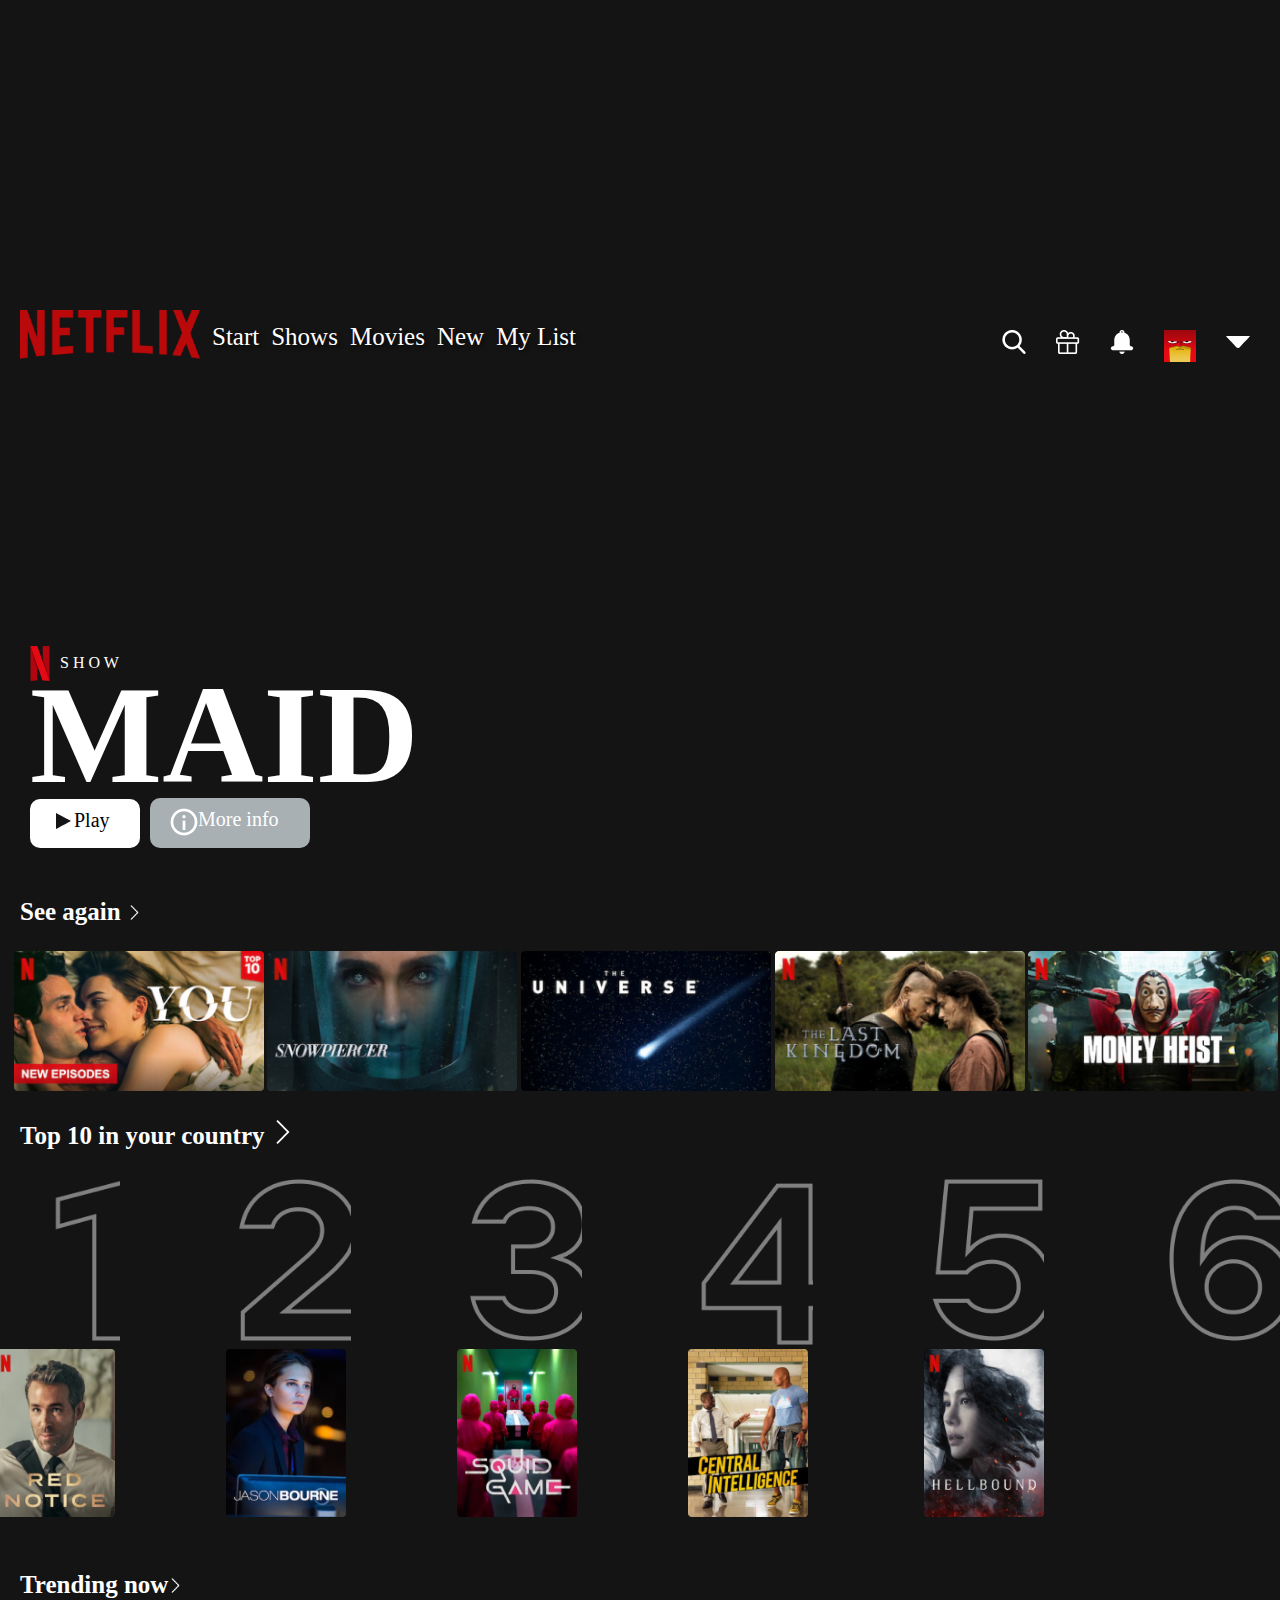
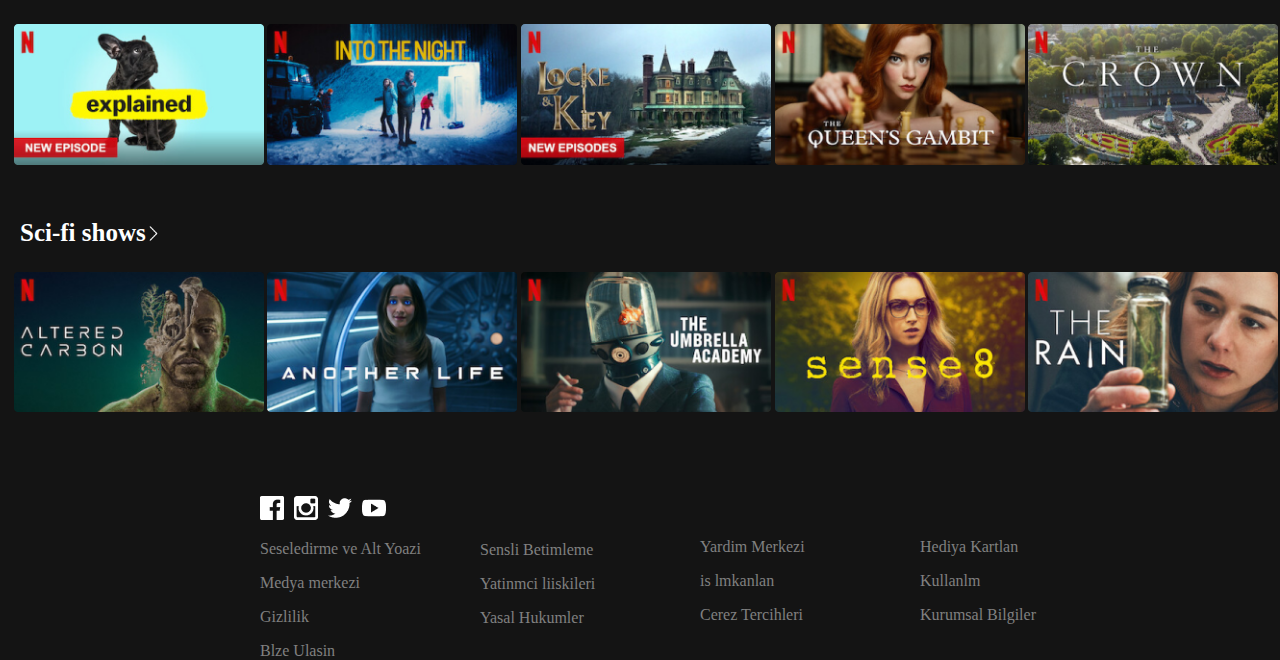
<file: HTML/Netflix/index.html>
<!DOCTYPE html>
<html lang="en">

<head>
    <meta charset="UTF-8">
    <meta name="viewport" content="width=device-width, initial-scale=1.0">
    <title>Netflix</title>
    <style>
        body {
            width: 100%;
            background-color: #141414;
            margin: 0;
            padding: 0;
        }

        .backgroundimg {
            background-image: url(https://github.com/PatelNeelMahesh/frontend_tasks/blob/main/11.netflix-clone/assets/Title-Image.png?raw=true);
            height: 110vh;
            width: 98.7vw;
        }

        .logo {
            width: 180px;
        }

        .nevbar {
            color: white;
            display: flex;
            margin-left: 20px;
            align-items: center;
            margin-top: -680px;
            font-size: 25px;
        }

        .nevele {
            margin-left: 12px;
            text-shadow: 2px 2px 4px rgba(0, 0, 0, 0.7);
            color: white;
        }

        .nevbarside {
            display: flex;
            justify-content: end;
            margin-left: 10px;
        }

        .nevbarsideele {
            margin-right: 30px;
            margin-top: -35px;
        }

        .symbol {
            width: 20px;
        }

        .frontshow {
            color: white;
            display: flex;
            align-items: center;
            margin-left: 30px;
            margin-top: 280px;
        }

        .maidtext {
            color: white;
            margin-left: 30px;
            font-size: 70px;
            margin-top: -120px;
        }

        .play {
            display: flex;
            align-content: center;
            background-color: white;
            width: 70px;
            margin-left: 30px;
            margin-top: -110px;
            font-size: 20px;
            padding: 10px;
            padding-left: 20px;
            padding-right: 20px;
            border-radius: 10px;
        }

        .moreinfo {
            font-size: 20px;
            background-color: #A8B0B4;
            width: 120px;
            color: white;
            margin-left: 150px;
            height: 30px;
            margin-top: -50px;
            align-content: center;
            border-radius: 10px;
            display: flex;
            padding: 10px;
            padding-left: 20px;
            padding-right: 20px;
        }

        .maingrid {
            color: white;
            margin-top: 50px;
        }

        .grid1 {
            display: flex;
            justify-content: space-around;
            margin-left: 12px;
        }

        .firstrow {
            width: 250px;
        }

        .h3grid {
            margin-left: 20px;
            font-size: 25px;
        }

        .maingrid2 {
            color: white;
        }

        .grid2 {
            display: flex;
            justify-content: space-around;
        }
        .socialmidia{
            display: flex;
            margin-top: 80px;
            margin-left: 250px;
        }
        .socialele{
            margin-left: 10px;
        }
        .foot1{
            color: gray;
            margin-left: 260px;
        }
        .foot2{
            color: gray;
            margin-left: 480px;
            margin-top: -135px;
        }
        .foot3{
            color: gray;
            margin-left: 700px;
            margin-top: -105px;
        }
        .foot4{
            color: gray;
            margin-left: 920px;
            margin-top: -102px;
        }
    </style>
</head>

<body>
    <div class="backgroundimg"></div>
    <div class="nevbar">
        <div><img class="logo" src="NetflixLogoSvg.png" alt=""></div>
        <div class="nevele">Start</div>
        <div class="nevele">Shows</div>
        <div class="nevele">Movies</div>
        <div class="nevele">New</div>
        <div class="nevele">My List</div>
    </div>
    <div class="nevbarside">
        <div class="nevbarsideele"><img src="Search.png" alt=""></div>
        <div class="nevbarsideele"><img src="GiftBox.png" alt=""></div>
        <div class="nevbarsideele"><img src="NotificationBell.png" alt=""></div>
        <div class="nevbarsideele"><img src="ProfileIMG.png" alt=""></div>
        <div class="nevbarsideele"><img src="DownArrow.png" alt=""></div>
    </div>
    <div class="frontshow"><img class="symbol" src="Netflix_Symbol_RGB 1.png" alt="">
        <div style="margin-left: 10px; font: 25px;">S H O W</div>
    </div>
    <div class="maidtext">
        <h1>MAID</h1>
    </div>
    <div class="play">
        <div><img src="Play.png" alt=""></div>
        <div>Play</div>
    </div>
    <div class="moreinfo">
        <div><img src="Vector.png" alt=""></div>
        <div>More info</div>
    </div>
    <div class="maingrid">
        <h3 class="h3grid">See again <img src="ArrowRight.png" alt="" style="height: 15px;"></h3>
        <div class="grid1">
            <div><img class="firstrow" src="section 1.1.png" alt=""></div>
            <div><img class="firstrow" src="section 1.2.png" alt=""></div>
            <div><img class="firstrow" src="section 1.3.png" alt=""></div>
            <div><img class="firstrow" src="section 1.4.png" alt=""></div>
            <div><img class="firstrow" src="section 1.5.png" alt=""></div>
        </div>
    </div>
    <div class="maingrid2">
        <h3 class="h3grid">Top 10 in your country <img src="ArrowRight.png" alt=""></h3>
        <div class="grid2">
            <div><img src="Rank - 01.png" alt="" style="height: 170px; "><img src="section 2.1.png" alt=""
                    style="height: 168px; margin-left: -5px;"></div>
            <div><img src="Rank - 02.png" alt="" style="height: 170px;"><img src="section 2.2.png" alt=""
                    style="height: 168px; margin-left: -5px;"></div>
            <div><img src="Rank - 03.png" alt="" style="height: 170px;"><img src="section 2.3.png" alt=""
                    style="height: 168px; margin-left: -5px;"></div>
            <div><img src="Rank - 04.png" alt="" style="height: 170px;"><img src="section 2.4.png" alt=""
                    style="height: 168px; margin-left: -5px;"></div>
            <div><img src="Rank - 05.png" alt="" style="height: 170px;"><img src="section 2.5.png" alt=""
                    style="height: 168px;"></div>
            <div><img src="Rank - 06.png" alt="" style="height: 170px;"></div>
        </div>
    </div>
    <div class="maingrid">
        <h3 class="h3grid">Trending now<img src="ArrowRight.png" alt="" style="height: 15px;"></h3>
        <div class="grid1">
            <div><img class="firstrow" src="section 3.1.png" alt=""></div>
            <div><img class="firstrow" src="section 3.2.png" alt=""></div>
            <div><img class="firstrow" src="section 3.3.png" alt=""></div>
            <div><img class="firstrow" src="section 3.4.png" alt=""></div>
            <div><img class="firstrow" src="section 3.5.png" alt=""></div>
        </div>
    </div>
    <div class="maingrid">
        <h3 class="h3grid">Sci-fi shows<img src="ArrowRight.png" alt="" style="height: 15px;"></h3>
        <div class="grid1">
            <div><img class="firstrow" src="section 4.1.png" alt=""></div>
            <div><img class="firstrow" src="section 4.2.png" alt=""></div>
            <div><img class="firstrow" src="section 4.3.png" alt=""></div>
            <div><img class="firstrow" src="section 4.4.png" alt=""></div>
            <div><img class="firstrow" src="section 4.5.png" alt=""></div>
        </div>
    </div>
    <div class="socialmidia">
        <div class="socialele"><img src="facebook.png" alt=""></div>
        <div class="socialele"><img src="instagram.png" alt=""></div>
        <div class="socialele"><img src="twitter.png" alt=""></div>
        <div class="socialele"><img src="youtube.png" alt=""></div>
    </div>
    <div class="foot1">
        <p>Seseledirme ve Alt Yoazi</p>
        <p>Medya merkezi</p>
        <p>Gizlilik</p>
        <p>Blze Ulasin</p>
    </div>
    <div class="foot2">
        <p>Sensli Betimleme</p>
        <p>Yatinmci liiskileri</p>
        <p>Yasal Hukumler</p>
    </div>
    <div class="foot3">
        <p>Yardim Merkezi</p>
        <p>is lmkanlan</p>
        <p>Cerez Tercihleri</p>

    </div>
    <div class="foot4">
        <p>Hediya Kartlan</p>
        <p>Kullanlm</p>
        <p>Kurumsal Bilgiler</p>

    </div>
</body>

</html>
</file>
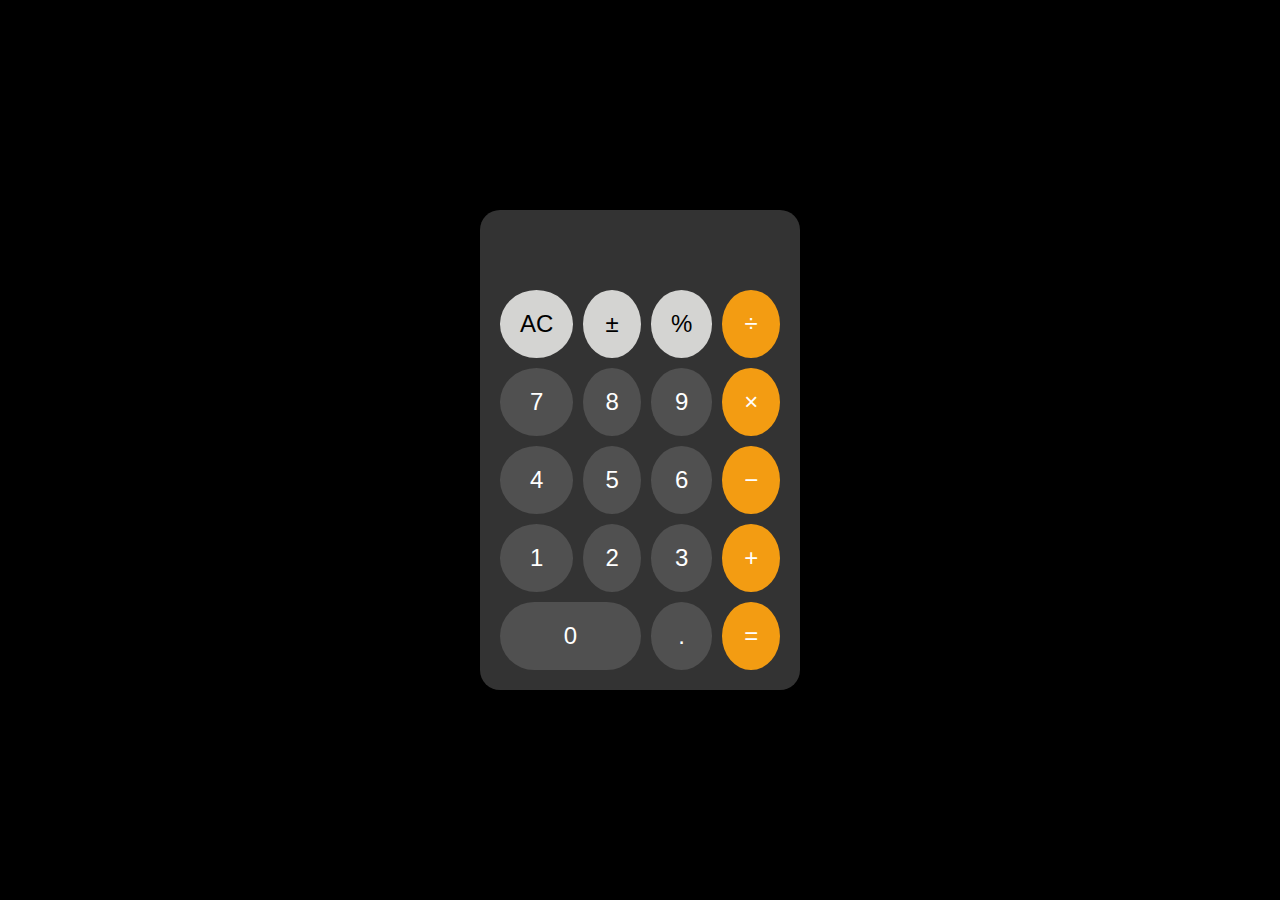
<file: HTML/Calculator/Calculator.html>
<!DOCTYPE html>
<html lang="en">
<head>
    <meta charset="UTF-8">
    <meta name="viewport" content="width=device-width, initial-scale=1.0">
    <title>calculator</title>
    <link rel="stylesheet" href="style.css">
</head>
<body>
    <div class="calculator">
        <div class="display"></div>
        <div class="buttons">
            <button class="btn grey">AC</button>
            <button class="btn grey">±</button>
            <button class="btn grey">%</button>
            <button class="btn orange">÷</button>
            
            <button class="btn">7</button>
            <button class="btn">8</button>
            <button class="btn">9</button>
            <button class="btn orange">×</button>
            
            <button class="btn">4</button>
            <button class="btn">5</button>
            <button class="btn">6</button>
            <button class="btn orange">−</button>
            
            <button class="btn">1</button>
            <button class="btn">2</button>
            <button class="btn">3</button>
            <button class="btn orange">+</button>
            
            <button class="btn wide">0</button>
            <button class="btn">.</button>
            <button class="btn orange">=</button>
        </div>
    </div>
</body>
</html>
</file>
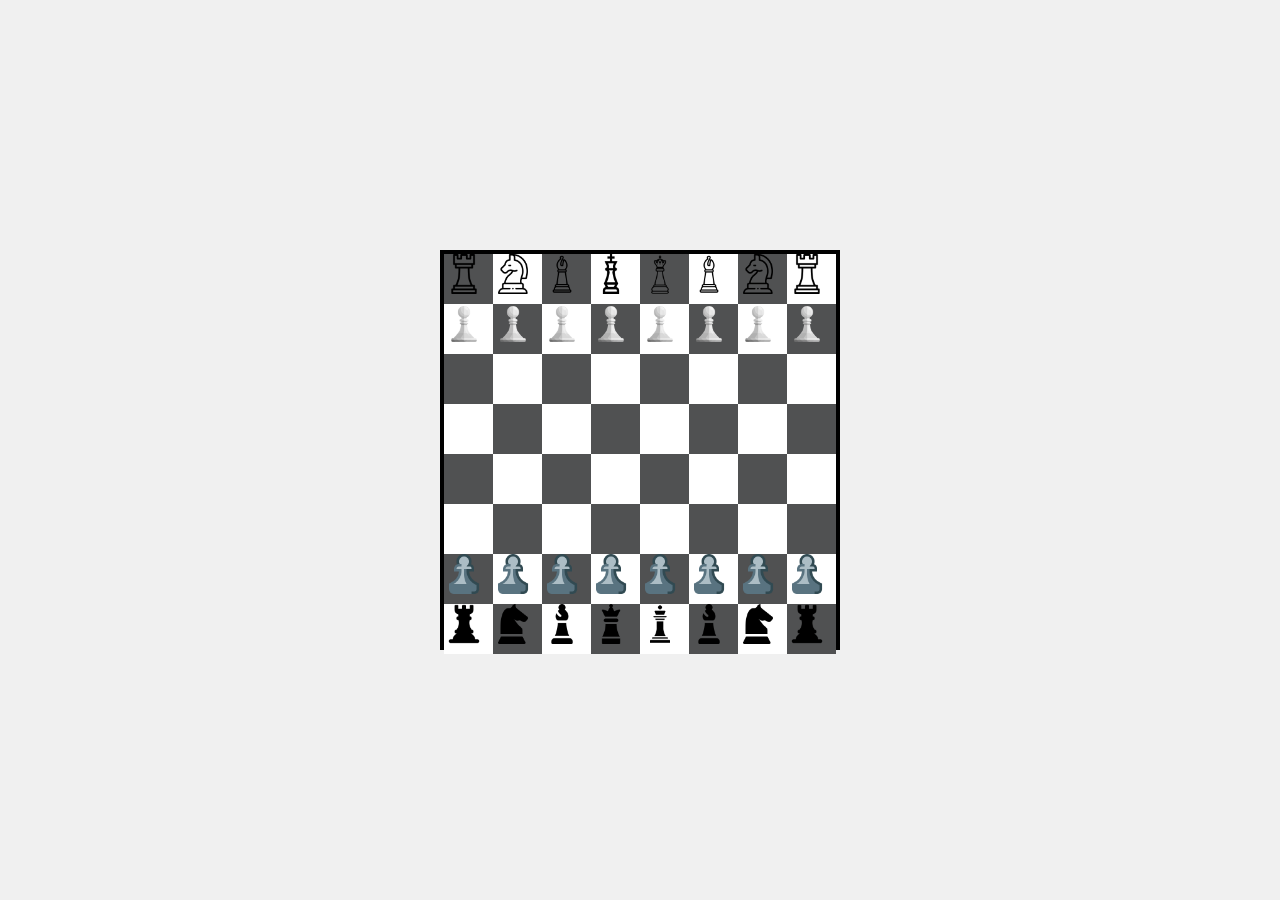
<file: HTML/chess/CHESS.html>
<!DOCTYPE html>
<html lang="en">
<head>
  <style>
    * {
    margin: 0;
    padding: 0;
    box-sizing: border-box;
    font-size: large;
  }
  
  body {
    font-size: large;
    display: flex;
    justify-content: center;
    align-items: center;
    height: 100vh;
    background-color: #f0f0f0;
  }
  
  .chessboard {
    font-size: large;
    display: flex;
    flex-direction: column;
    border: 4px solid black;
    width: 400px;
    height: 400px;
  }
  
  .row {
    font-size: large;
    display: flex;
    flex: 1;
  }
  
  .square {
    flex: 1;
    width: 50px;
    height: 50px;
    font-size: large;
  }
  
  .black {
    background-color: rgb(80, 81, 82);
    font-size: large;
  }
  
  .white {
    font-size: large;
    background-color: white;
  }
img{
    height: 40px;
    width: 40px;px:
} 
  </style>
</head>
<body>
  <div class="chessboard">
    <!-- Rows -->
    <div class="row">
      <!-- Squares -->
      <div class="square black"><img src="white rook.png"></div>
      <div class="square white"><img src="white knight.png"></div>
      <div class="square black"><img src="white bishop.png"></div>
      <div class="square white"><img src="white king.png"></div>
      <div class="square black"><img src="white queen.png"></div>
      <div class="square white"><img src="white bishop.png"></div>
      <div class="square black"><img src="white knight.png"></div>
      <div class="square white"><img src="white rook.png"></div>
    </div>

    <div class="row">
      <div class="square white"><img src="computer.png"></div>
      <div class="square black"><img src="computer.png"></div>
      <div class="square white"><img src="computer.png"></div>
      <div class="square black"><img src="computer.png"></div>
      <div class="square white"><img src="computer.png"></div>
      <div class="square black"><img src="computer.png"></div>
      <div class="square white"><img src="computer.png"></div>
      <div class="square black"><img src="computer.png"></div>
    </div>

    <div class="row">
      <div class="square black"></div>
      <div class="square white"></div>
      <div class="square black"></div>
      <div class="square white"></div>
      <div class="square black"></div>
      <div class="square white"></div>
      <div class="square black"></div>
      <div class="square white"></div>
    </div>

    <div class="row">
      <div class="square white"></div>
      <div class="square black"></div>
      <div class="square white"></div>
      <div class="square black"></div>
      <div class="square white"></div>
      <div class="square black"></div>
      <div class="square white"></div>
      <div class="square black"></div>
    </div>

    <div class="row">
      <div class="square black"></div>
      <div class="square white"></div>
      <div class="square black"></div>
      <div class="square white"></div>
      <div class="square black"></div>
      <div class="square white"></div>
      <div class="square black"></div>
      <div class="square white"></div>
    </div>

    <div class="row">
      <div class="square white"></div>
      <div class="square black"></div>
      <div class="square white"></div>
      <div class="square black"></div>
      <div class="square white"></div>
      <div class="square black"></div>
      <div class="square white"></div>
      <div class="square black"></div>
    </div>

    <div class="row">
      <div class="square black"><img src="black.png"></div>
      <div class="square white"><img src="black.png"></div>
      <div class="square black"><img src="black.png"></div>
      <div class="square white"><img src="black.png"></div>
      <div class="square black"><img src="black.png"></div>
      <div class="square white"><img src="black.png"></div>
      <div class="square black"><img src="black.png"></div>
      <div class="square white"><img src="black.png"></div>
    </div>

    <div class="row">
      <div class="square white"><img src= "black hathi.png"></div>
      <div class="square black"><img src= "black knight.png"></div>
      <div class="square white"><img src= "blackbishop.png"></div>
      <div class="square black"><img src="black queen.png"></div>
      <div class="square white"><img src= "blackking.png"></div>
      <div class="square black"><img src= "blackbishop.png"></div>
      <div class="square white"><img src= "black knight.png"></div>
      <div class="square black"><img src= "black hathi.png"></div>
    </div>
  </div>
</body>
</html>
</file>
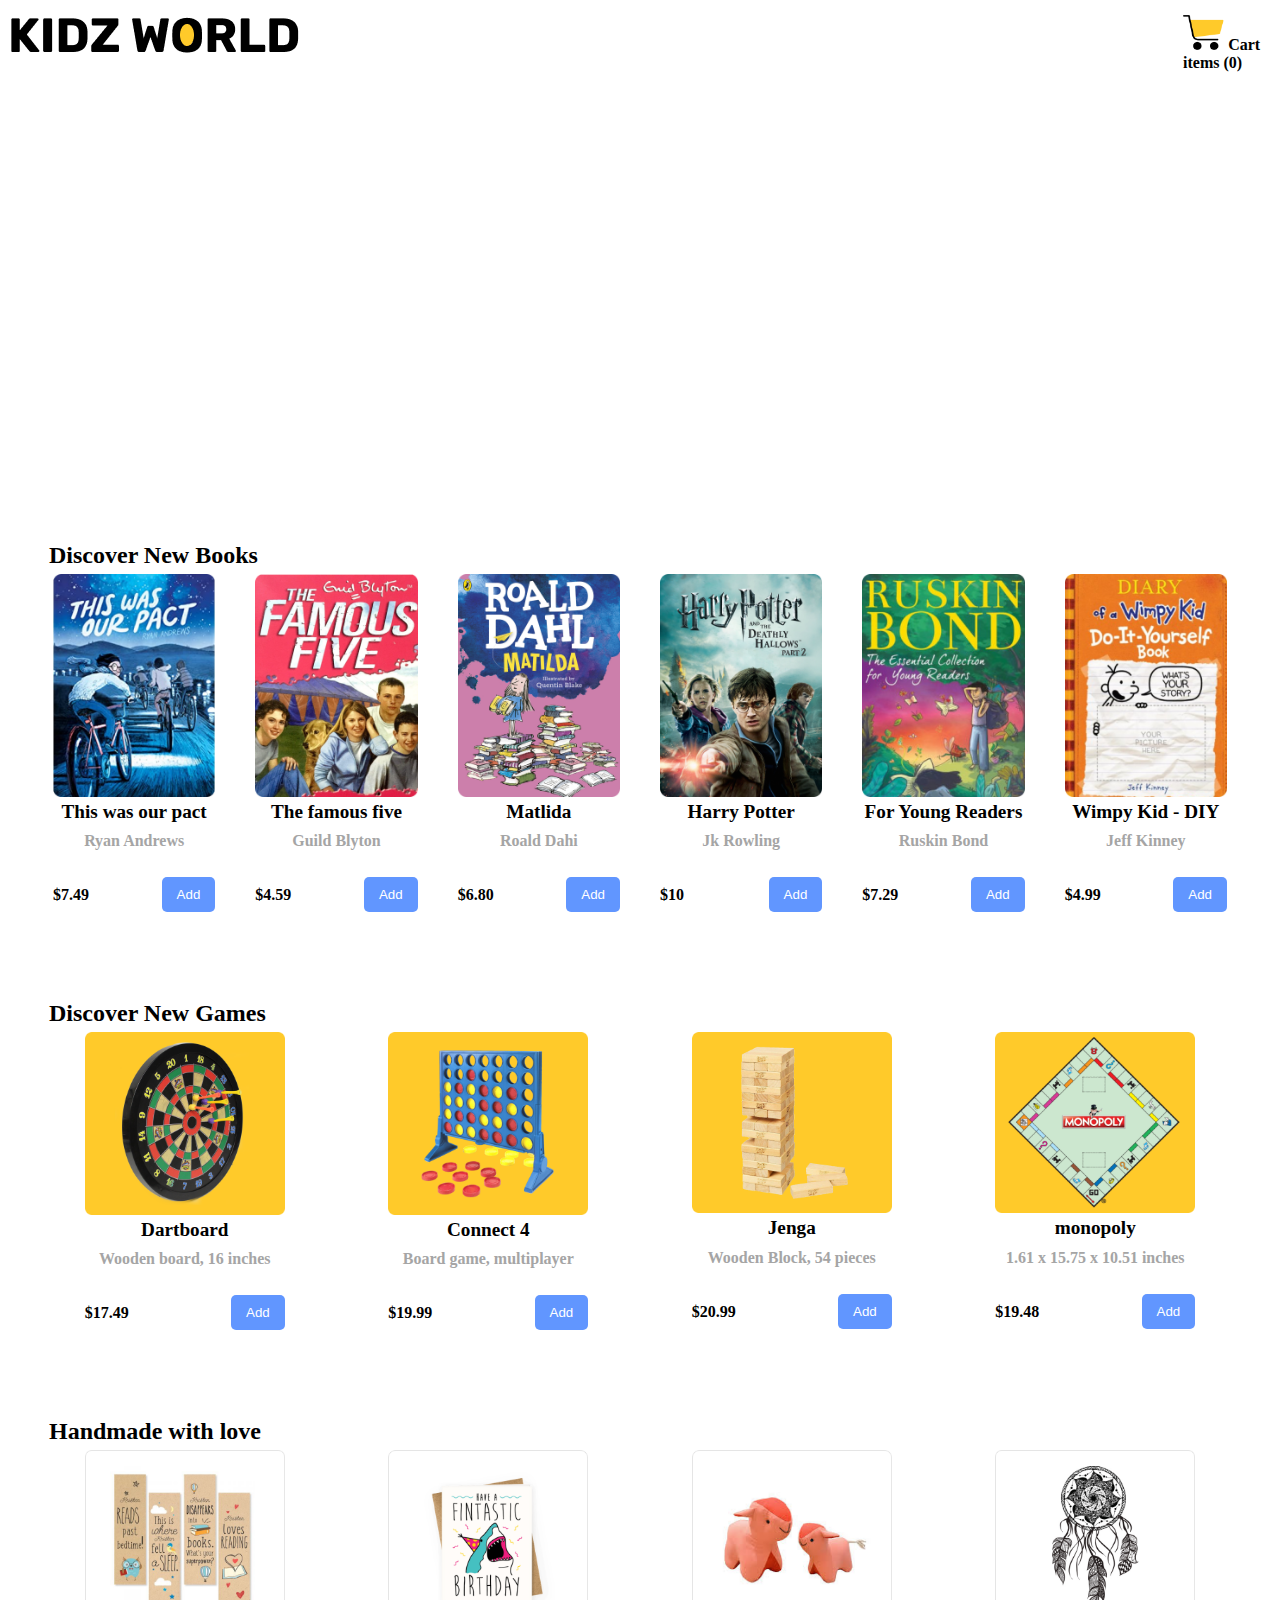
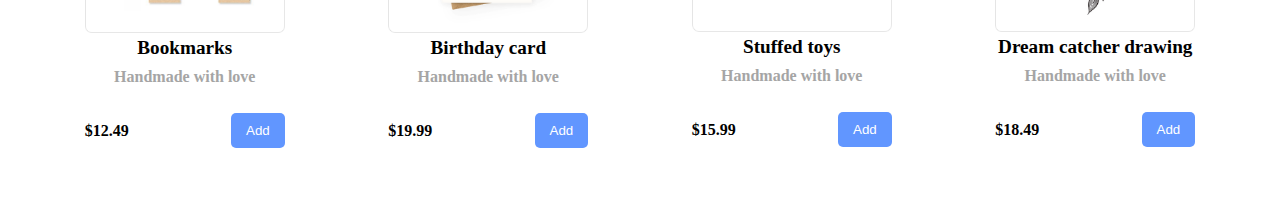
<file: HTML/kidz/kidz.html>
<!DOCTYPE html>
<html lang="en">

<head>
    <meta charset="UTF-8">
    <meta name="viewport" content="width=device-width, initial-scale=1.0">
    <link rel="stylesheet" href="styles.css">
    <title>Kidz-lol</title>
</head>

<body>
    <div class="logo1">
        <img src="kw-logo.png" alt="">
    </div>
    <div class="cart">
        <img src="cart-icon.png" alt="" height="35px">
        <b>Cart items (0)</b>
    </div>
    <div class="background-img">
        <div class="bg-img-text">
            <p>Shop.</p>
            <p>Have fun.</p>
            <p>Reapeat.</p>
        </div>
        <div class="text">
            <p>#NewAndNow</p>
        </div>
    </div>
    
    <div class="container">
        <h2>Discover New Books</h2>
        <div class="product-grid">
            <div class="product-card">
                <img class="product-image" src="book1.png" alt="Product 1">
                <h3 class="product-title">This was our pact</h3>
                <h1 class="author">Ryan Andrews</h1>
                <div class="price-and-button">
                    <p class="product-price"><b>$7.49</b></p>
                <button class="add-to-cart-button">Add</button>
                </div>
            </div>

            <div class="product-card">
                <img class="product-image" src="book2.png" alt="Product 2">
                <h3 class="product-title">The famous five</h3>
                <h1 class="author">Guild Blyton</h1>
                <div class="price-and-button">
                    <p class="product-price"> <b>$4.59</b></p>
                    <button class="add-to-cart-button">Add</button>
                </div>
                
            </div>

            <div class="product-card">
                <img class="product-image" src="book3.png" alt="Product 3">
                <h3 class="product-title">Matlida</h3>
                <h1 class="author">Roald Dahi</h1>
                <div class="price-and-button">
                 <p class="product-price"><b>$6.80</b></p>
                 <button class="add-to-cart-button">Add</button>
                </div>
            </div>

            <div class="product-card">
                <img class="product-image" src="book4.png" alt="Product 4">
                <h3 class="product-title">Harry Potter</h3>
                <h1 class="author">Jk Rowling</h1>
                <div class="price-and-button">
                    <p class="product-price"><b>$10</b></p>
                    <button class="add-to-cart-button">Add</button>
                </div>
            </div>

            <div class="product-card">
                <img class="product-image" src="book5.png" alt="Product 5">
                <h3 class="product-title">For Young Readers</h3>
                <h1 class="author">Ruskin Bond</h1>
                <div class="price-and-button">
                    <p class="product-price"><b>$7.29</b></p>
                    <button class="add-to-cart-button">Add</button>
                </div>
            </div>

            <div class="product-card">
                <img class="product-image" src="book6.png" alt="Product 6">
                <h3 class="product-title">Wimpy Kid - DIY</h3>
                <h1 class="author">Jeff Kinney</h1>
                <div class="price-and-button">
                    <p class="product-price"><b>$4.99</b></p>
                    <button class="add-to-cart-button">Add</button>
                </div>
                
            </div>
        </div><br><br>



        <h2>Discover New Games</h2>
        <div class="product-grid">
            <div class="product-card">
                <img class="product-image" src="dart-board.png" alt="Product 1">
                <h3 class="product-title">Dartboard</h3>
                <h1 class="author">Wooden board, 16 inches</h1>
                <div class="price-and-button">
                    <p class="product-price"><b>$17.49</b></p>
                <button class="add-to-cart-button">Add</button>
                </div>
            </div>

            <div class="product-card">
                <img class="product-image" src="connect-four.png" alt="Product 2">
                <h3 class="product-title">Connect 4</h3>
                <h1 class="author">Board game, multiplayer</h1>
                <div class="price-and-button">
                    <p class="product-price"> <b>$19.99</b></p>
                    <button class="add-to-cart-button">Add</button>
                </div>
                
            </div>

            <div class="product-card">
                <img class="product-image" src="jenga.png" alt="Product 3">
                <h3 class="product-title">Jenga</h3>
                <h1 class="author">Wooden Block, 54 pieces</h1>
                <div class="price-and-button">
                 <p class="product-price"><b>$20.99</b></p>
                 <button class="add-to-cart-button">Add</button>
                </div>
            </div>

            <div class="product-card">
                <img class="product-image" src="monopoly.png" alt="Product 4">
                <h3 class="product-title">monopoly</h3>
                <h1 class="author">1.61 x 15.75 x 10.51 inches</h1>
                <div class="price-and-button">
                    <p class="product-price"><b>$19.48</b></p>
                    <button class="add-to-cart-button">Add</button>
                </div>
            </div>
        </div> <br><br>

        <h2>Handmade with love</h2>
        <div class="product-grid">
            <div class="product-card">
                <img class="product-image" src="bookmarks.png" alt="Product 1">
                <h3 class="product-title">Bookmarks</h3>
                <h1 class="author">Handmade with love</h1>
                <div class="price-and-button">
                    <p class="product-price"><b>$12.49</b></p>
                <button class="add-to-cart-button">Add</button>
                </div>
            </div>

            <div class="product-card">
                <img class="product-image" src="birthday-card.png" alt="Product 2">
                <h3 class="product-title">Birthday card</h3>
                <h1 class="author">Handmade with love</h1>
                <div class="price-and-button">
                    <p class="product-price"> <b>$19.99</b></p>
                    <button class="add-to-cart-button">Add</button>
                </div>
                
            </div>

            <div class="product-card">
                <img class="product-image" src="stuffed-toy.png" alt="Product 3">
                <h3 class="product-title">Stuffed toys</h3>
                <h1 class="author">Handmade with love</h1>
                <div class="price-and-button">
                 <p class="product-price"><b>$15.99</b></p>
                 <button class="add-to-cart-button">Add</button>
                </div>
            </div>

            <div class="product-card">
                <img class="product-image" src="dream-catcher.png" alt="Product 4">
                <h3 class="product-title">Dream catcher drawing</h3>
                <h1 class="author">Handmade with love</h1>
                <div class="price-and-button">
                    <p class="product-price"><b>$18.49</b></p>
                    <button class="add-to-cart-button">Add</button>
                </div>
            </div>
        </div> 
    </div>
    
      
      
    
</body>
</html>
</file>
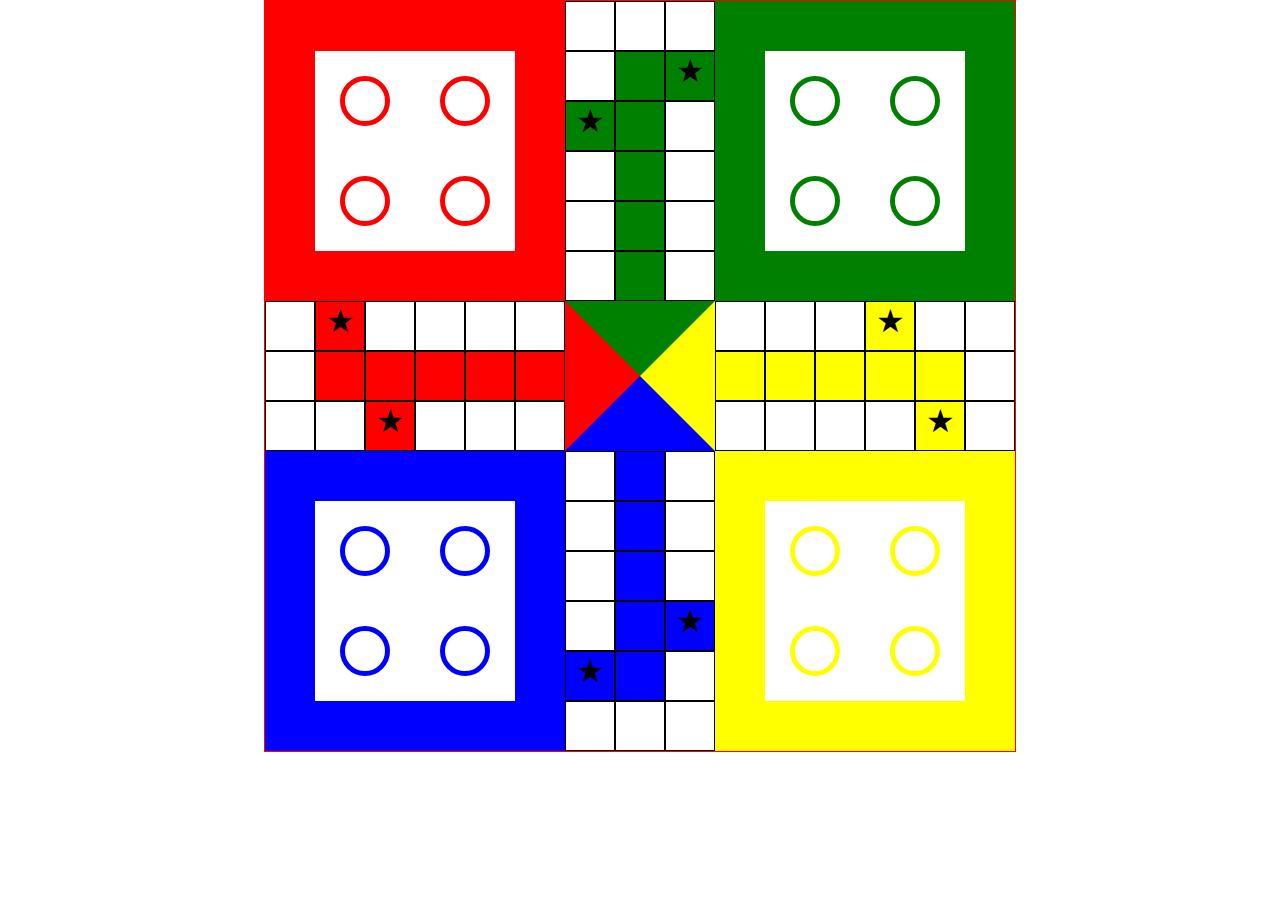
<file: HTML/Ludo/ludo.html>
<!DOCTYPE html>
<html lang="en">
<head>
	<meta charset="UTF-8">
	<meta name="viewport" content="width=device-width, initial-scale=1.0">
	<title>Ludo</title>
	<style>
		*
		{
			margin:0;
			padding: 0;
		}
		.outer
		{
			height: 750px;
			width:750px;
			margin:0px auto;
			border:1px solid red;
		}
		.box_row
		{
		height: 300px;
		width:750px;
		/* //background: #fc8596; */
		}
		.box
		{
			height: 200px;
			width:200px;
			float: left;
			/* //background: #ccc; */
		}
		.v_lad
		{
			height: 300px;
			width:150px;
			/* //background: #ed8541; */
			float: left;
		}
		.circle
		{
			height: 50px;
			width:50px;
			/* //background: #f07485; */
			margin:25px;
			border-radius: 50%;
			box-sizing: border-box;
			float: left;
		}
		.border_red
		{
			border:5px solid red;
		}
		.border_green
		{
			border:5px solid green;
		}
		.border_blue
		{
			border:5px solid blue;
		}
		.border_yellow
		{
			border:5px solid yellow;
		}
		.v_lad_row
		{
			height: 50px;
			width:150px;
			/* //background: #dd7485; */
		}
		.v_lad_cell
		{
			height: 50px;
			width:50px;
			border:1px solid #000;
			box-sizing: border-box;
			float: left;
			text-align: center;
		}
		.red
		{
			background: red;
		}
		.green
		{
			background: green;
		}
		.blue
		{
			background: blue;
		}
		.yellow
		{
			background: yellow;
		}
		.middle_row
		{
			height: 150px;
			width:750px;

		}
		.h_lad
		{
			height: 150px;
			width:300px;
			/* //background: #ff4152; */
			float: left;
		}
		.h_lad_row
		{
			height: 50px;
			width: 300px;
			/* //background: #ffc857; */
			float: left;
		}
		.h_lad_cell
		{
			height: 50px;
			width:50px;
			border:1px solid #000;
			float: left;
			box-sizing: border-box;
			text-align: center;
		}
		.ludo_home
		{
			height: 0;
			width: 0;
			border-left:75px solid red;
			border-right: 75px solid yellow;
			border-top:75px solid green;
			border-bottom:75px solid blue;
			float: left;	
		}
		.star
		{
			font-size: 32px;
			text-align: center;
		}
	</style>
</head>
<body>
	<div class="outer">
		<div class="box_row">
			<div class="box" style="border:50px solid red;">
				<div class="circle border_red"></div>
				<div class="circle border_red"></div>
				<div class="circle border_red"></div>
				<div class="circle border_red"></div>
			</div>
			<div class="v_lad">
				<div class="v_lad_row">
					<div class="v_lad_cell"></div>
					<div class="v_lad_cell"></div>
					<div class="v_lad_cell"></div>
				</div>
				<div class="v_lad_row">
					<div class="v_lad_cell"></div>
					<div class="v_lad_cell green"></div>
					<div class="v_lad_cell green"><span class="star">&#9733;</span></div>
				</div>
				<div class="v_lad_row">
					<div class="v_lad_cell green"><span class="star">&#9733;</span></div>
					<div class="v_lad_cell green"></div>
					<div class="v_lad_cell"></div>
				</div>
				<div class="v_lad_row">
					<div class="v_lad_cell"></div>
					<div class="v_lad_cell green"></div>
					<div class="v_lad_cell"></div>
				</div>
				<div class="v_lad_row">
					<div class="v_lad_cell"></div>
					<div class="v_lad_cell green"></div>
					<div class="v_lad_cell"></div>
				</div>
				<div class="v_lad_row">
					<div class="v_lad_cell"></div>
					<div class="v_lad_cell green"></div>
					<div class="v_lad_cell"></div>
				</div>
			</div>
			<div class="box" style="border:50px solid green;">
				<div class="circle border_green"></div>
				<div class="circle border_green"></div>
				<div class="circle border_green"></div>
				<div class="circle border_green"></div>
			</div>
		</div>
		<div class="middle_row">
		<div class="h_lad">
			<div class="h_lad_row">
				<div class="h_lad_cell"></div>
				<div class="h_lad_cell red"><span class="star">&#9733;</span></div>
				<div class="h_lad_cell"></div>
				<div class="h_lad_cell"></div>
				<div class="h_lad_cell"></div>
				<div class="h_lad_cell"></div>
			</div>
			<div class="h_lad_row">
				<div class="h_lad_cell"></div>
				<div class="h_lad_cell red"></div>
				<div class="h_lad_cell red"></div>
				<div class="h_lad_cell red"></div>
				<div class="h_lad_cell red"></div>
				<div class="h_lad_cell red"></div>
			</div>
			<div class="h_lad_row">
				<div class="h_lad_cell"></div>
				<div class="h_lad_cell"></div>
				<div class="h_lad_cell red"><span class="star">&#9733;</span></div>
				<div class="h_lad_cell"></div>
				<div class="h_lad_cell"></div>
				<div class="h_lad_cell"></div>
			</div>
			</div>
			<div class="ludo_home"></div>
			<div class="h_lad">
				<div class="h_lad_row">
				<div class="h_lad_cell"></div>
				<div class="h_lad_cell"></div>
				<div class="h_lad_cell"></div>
				<div class="h_lad_cell yellow"><span class="star">&#9733;</span></div>
				<div class="h_lad_cell"></div>
				<div class="h_lad_cell"></div>
			</div>
			<div class="h_lad_row">
				<div class="h_lad_cell yellow"></div>
				<div class="h_lad_cell yellow"></div>
				<div class="h_lad_cell yellow"></div>
				<div class="h_lad_cell yellow"></div>
				<div class="h_lad_cell yellow"></div>
				<div class="h_lad_cell "></div>
			</div>
			<div class="h_lad_row">
				<div class="h_lad_cell"></div>
				<div class="h_lad_cell"></div>
				<div class="h_lad_cell"></div>
				<div class="h_lad_cell"></div>
				<div class="h_lad_cell yellow"><span class="star">&#9733;</span></div>
				<div class="h_lad_cell"></div>
			</div>
			</div>
			
		</div>
		<div class="box_row">
			<div class="box" style="border:50px solid blue;">
				<div class="circle border_blue"></div>
				<div class="circle border_blue"></div>
				<div class="circle border_blue"></div>
				<div class="circle border_blue"></div>
			</div>
			<div class="v_lad">
				<div class="v_lad_row">
					<div class="v_lad_cell"></div>
					<div class="v_lad_cell blue"></div>
					<div class="v_lad_cell"></div>
				</div>
				<div class="v_lad_row">
					<div class="v_lad_cell"></div>
					<div class="v_lad_cell blue"></div>
					<div class="v_lad_cell "></div>
				</div>
				<div class="v_lad_row">
					<div class="v_lad_cell"></div>
					<div class="v_lad_cell blue"></div>
					<div class="v_lad_cell"></div>
				</div>
				<div class="v_lad_row">
					<div class="v_lad_cell"></div>
					<div class="v_lad_cell blue"></div>
					<div class="v_lad_cell blue"><span class="star">&#9733;</span></div>
				</div>
				<div class="v_lad_row">
					<div class="v_lad_cell blue "><span class="star">&#9733;</span></div>
					<div class="v_lad_cell blue"></div>
					<div class="v_lad_cell"></div>
				</div>
				<div class="v_lad_row">
					<div class="v_lad_cell"></div>
					<div class="v_lad_cell"></div>
					<div class="v_lad_cell"></div>
				</div>
			</div>
			<div class="box" style="border:50px solid yellow;">
				<div class="circle border_yellow"></div>
				<div class="circle border_yellow"></div>
				<div class="circle border_yellow"></div>
				<div class="circle border_yellow"></div>
			</div>
		</div>
	</div>
</body>
</html>
</file>
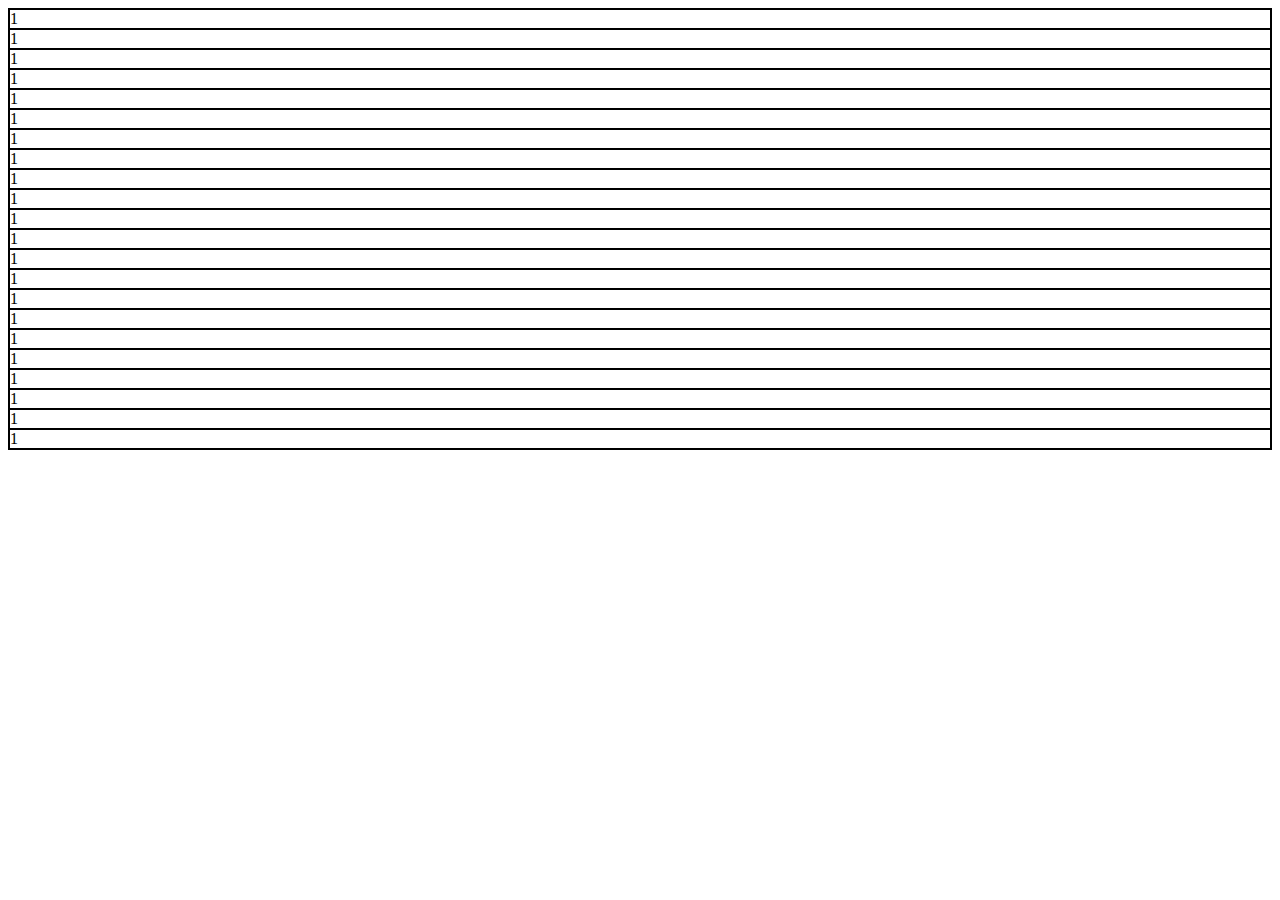
<file: HTML/Sudoko/sudoko.html>
<!DOCTYPE html>
<html lang="en">
<head>
    <meta charset="UTF-8">
    <meta name="viewport" content="width=device-width, initial-scale=1.0">
    <title>Document</title>
    <style>
        div{
            border: 1px solid black;
        }
        body{
            display: grid;
        }
        .right{
            display: grid;
        }
    </style>
</head>
<body>
    <div class = "right">
        <div>1</div>
        <div>1</div>
        <div>1</div>
        <div>1</div>
        <div>1</div>
        <div>1</div>
        <div>1</div>
        <div>1</div>
        <div>1</div>
        <div>1</div>
        <div>1</div>
        <div>1</div>
        <div>1</div>
        <div>1</div>
        <div>1</div>
        <div>1</div>
        <div>1</div>
        <div>1</div>
        <div>1</div>
        <div>1</div>
        <div>1</div>
        <div>1</div>

        
    </div>
</body>
</html>
</file>
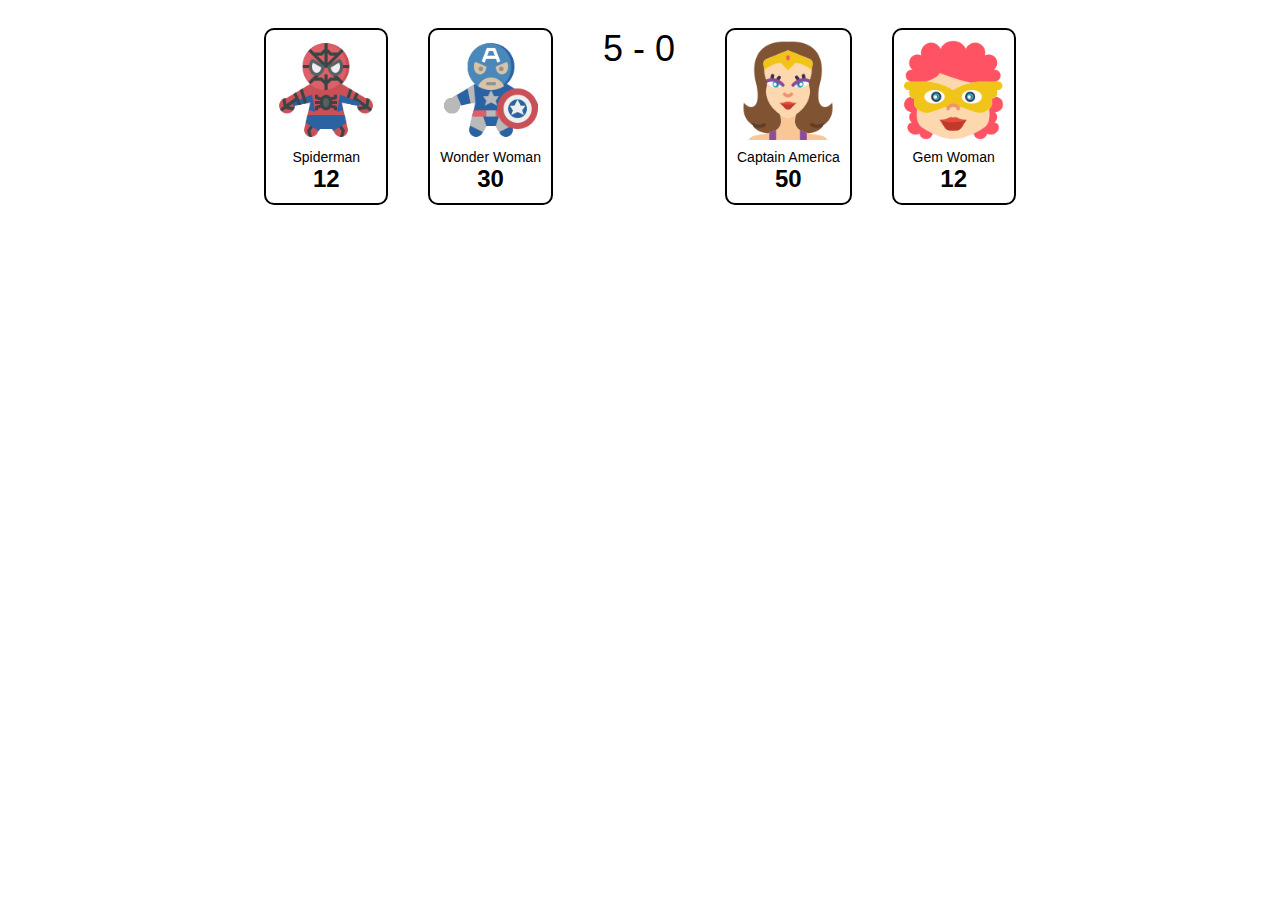
<file: HTML/superwars/superwars.html>
<!DOCTYPE html>
<html lang="en">
<head>
    <meta charset="UTF-8">
    <meta name="viewport" content="width=device-width, initial-scale=1.0">
    <link rel="stylesheet" href="styles.css">
    <title>Superhero Scoreboard</title>
   
</head>
<body>
    <div class="scoreboard">
        <div class="player">
            <img src="super-1.png" alt="Spiderman">
            <div class="name">Spiderman</div>
            <div class="score">12</div>
        </div>
        <div class="player">
            <img src="super-2.png" alt="Wonder Woman">
            <div class="name">Wonder Woman</div>
            <div class="score">30</div>
        </div>
        <div class="score-divider">5 - 0</div>
        <div class="player">
            <img src="super-3.png" alt="Captain America">
            <div class="name">Captain America</div>
            <div class="score">50</div>
        </div>
        <div class="player">
            <img src="super-4.png" alt="Gem Woman">
            <div class="name">Gem Woman</div>
            <div class="score">12</div>
        </div>
    </div>
</body>
</html>
</file>
<file: HTML/Calculator/style.css>
* {
    margin: 0;
    padding: 0;
    box-sizing: border-box;
}

body {
    display: flex;
    justify-content: center;
    align-items: center;
    height: 100vh;
    background-color: #000;
}

.calculator {
    width: 320px;
    height: 480px;
    background-color: #333;
    border-radius: 20px;
    padding: 20px;
    display: flex;
    flex-direction: column;
    justify-content: space-between;
}

.display {
    background-color: #000;
    color: white;
    font-size: 40px;
    text-align: right;
    border-radius: 10px;
}

.buttons {
    display: grid;
    grid-template-columns: repeat(4, 1fr);
    grid-gap: 10px;
}

.btn {
    background-color: #505050;
    color: white;
    font-size: 24px;
    border: none;
    border-radius: 50%;
    padding: 20px;
    display: flex;
    justify-content: center;
    align-items: center;
    cursor: pointer;
}

.btn.grey {
    background-color: #d4d4d2;
    color: black;
}

.btn.orange {
    background-color: #f39c12;
    color: white;
}

.btn.wide {
    grid-column: span 2;
    border-radius: 50px;
}
</file>
<file: HTML/kidz/styles.css>
body{
    overflow-x: hidden;
    }
    .container {
        padding: 20px;
    }
    
    
    h2 {
        text-align: left;
        margin-bottom: -20px;
        margin-left: 21px;
    }
    
    
    .product-grid {
        display: flex;                
        justify-content: space-around; 
        flex-wrap: nowrap;             
        gap: 10px;                        
        padding: 10px;    
    }
    
    
    .product-card {
       
        border-radius: 8px;
        padding: 15px;
        width: 200px;             
        text-align: center;
       
    }
    
    
    .product-image {
        width: 100%;
        height: auto;
        margin-bottom: -10px;
    }
    
    
    .product-title {
        font-size: 1.2rem;
        margin-top: 10px;
    }
    
    
    .product-price {
        font-size: 1rem;
        margin-bottom: 15px;
    }
    
    .add-to-cart-button {
        background-color: #6196FF;
        color: white;
        border: none;
        padding: 10px 15px;
        cursor: pointer;
        border-radius: 5px;
        
    }
    
    .add-to-cart-button:hover {
        background-color: #6196FF;
    }
    
      .cart{
        margin-left: 1175px;
        margin-top: -53px;
      }
    
      .background-img {
        position: relative; 
        width: 100%;
        height: 400px;
        margin-top: 30px;
        margin-left: -8px;
        
      }
    
      .bg-img-text {
        position: absolute; 
        top: 50%; 
        left: 20px; 
        transform: translateY(-50%); 
        color: white;
    }
    
    .bg-img-text p {
        margin-left: 50px;
        font-size: 40px; 
        font-weight: bold;
        font-family: sans-serif; 
    }
    
    .text {
        position: absolute; 
        top: 50%; 
        left: 20px; 
        transform: translateY(-50%); 
        color: white;
    }
    
    .text p{
        margin-left: 50px;
        margin-top: 320px;
        font-size: 18px; 
        font-weight: bold;
        font-family: sans-serif;
    }
    
    .price-and-button {
        display: flex;
        justify-content: space-between;
        align-items: center;
        margin-top: 20px;
        
    } 
    
    .author{
        font-size: 1rem;
        margin-top: -10px;
        color: #A5A5A5;
    }
</file>
<file: HTML/superwars/styles.css>
body {
    font-family: Arial, sans-serif;
    display: flex;
    justify-content: center;
}

.scoreboard {
    display: flex;
    background-color: white;
    padding: 20px;
    border-radius: 10px;
    
}

.player {
    text-align: center;
    margin: 0 20px;
    border: 2px solid black;
    padding: 10px;
    border-radius: 10px;
}

.player img {
    width: 100px;
    height: 100px;
  
}

.player .name {
    font-size: 14px;
    margin-top: 5px;
}

.player .score {
    font-size: 24px;
    font-weight: bold;
}

.score-divider {
    font-size: 36px;
    margin: 0 30px;
    
}
</file>
